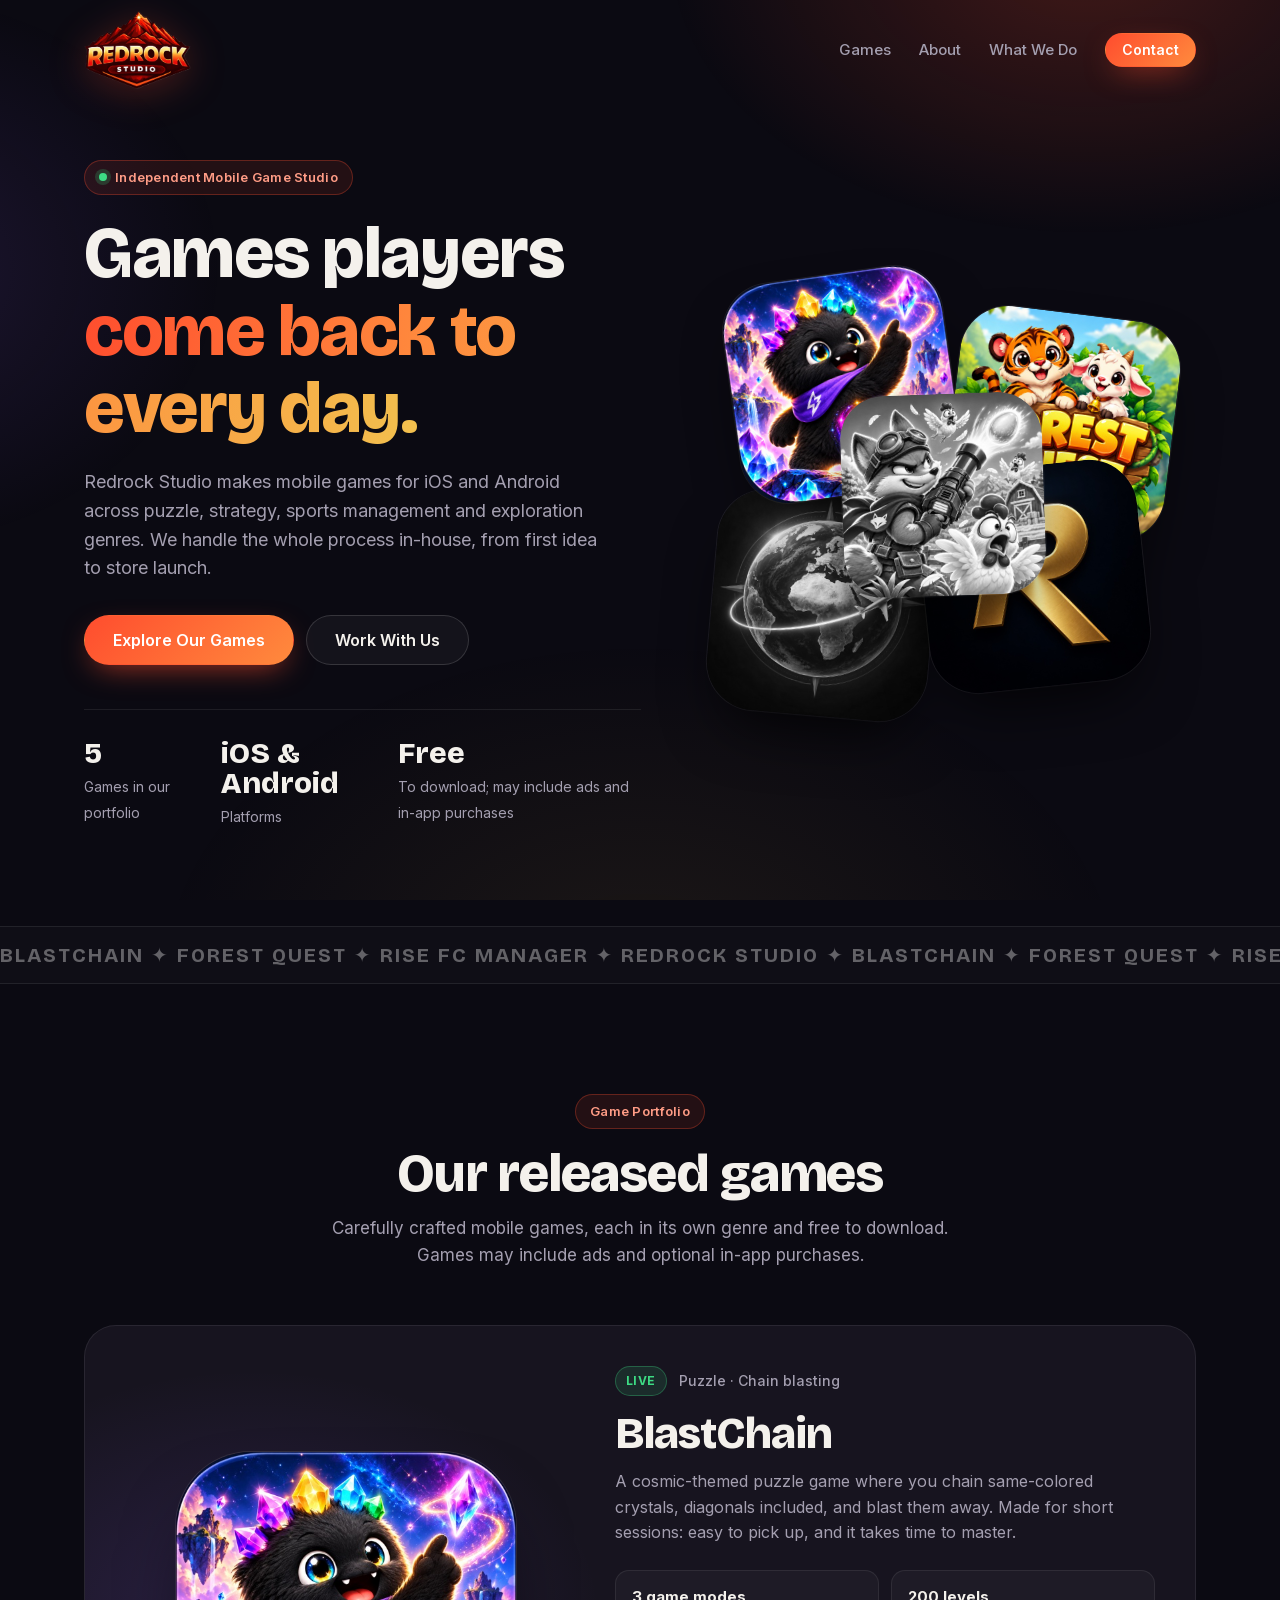
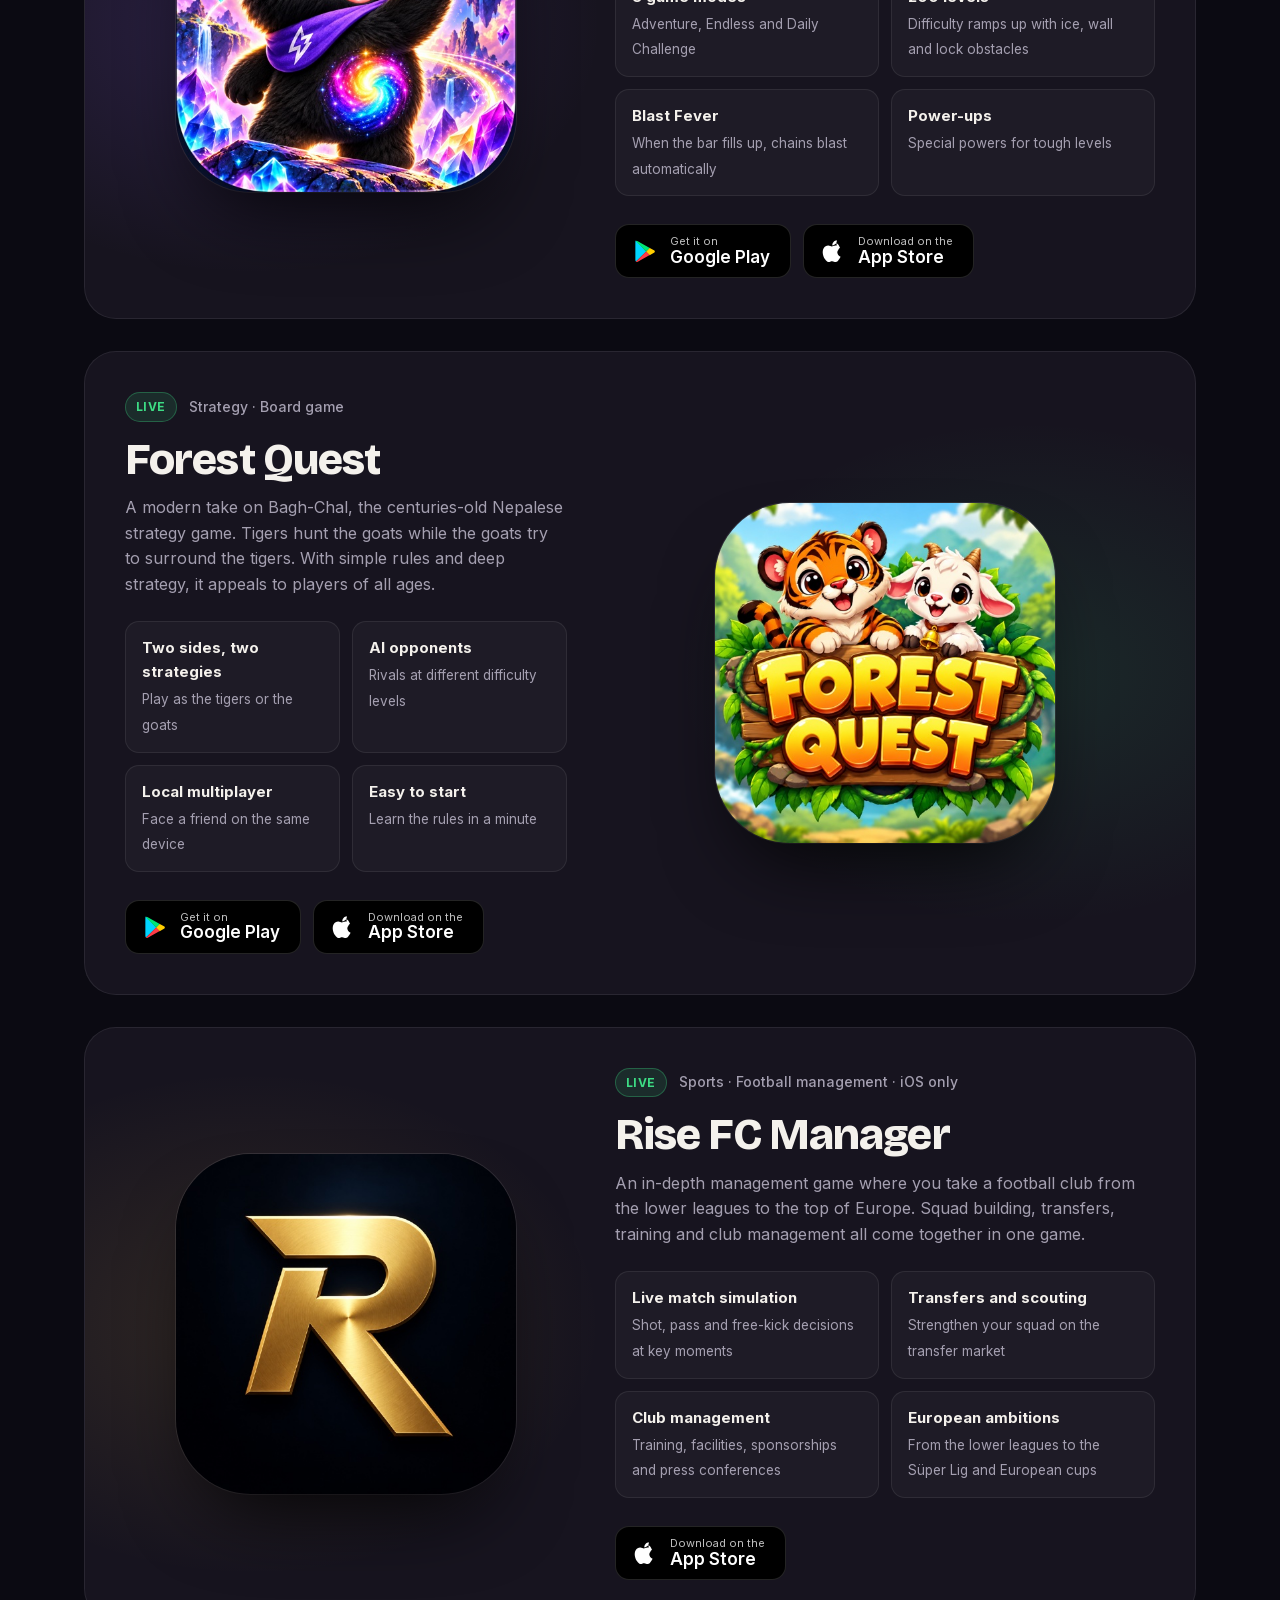
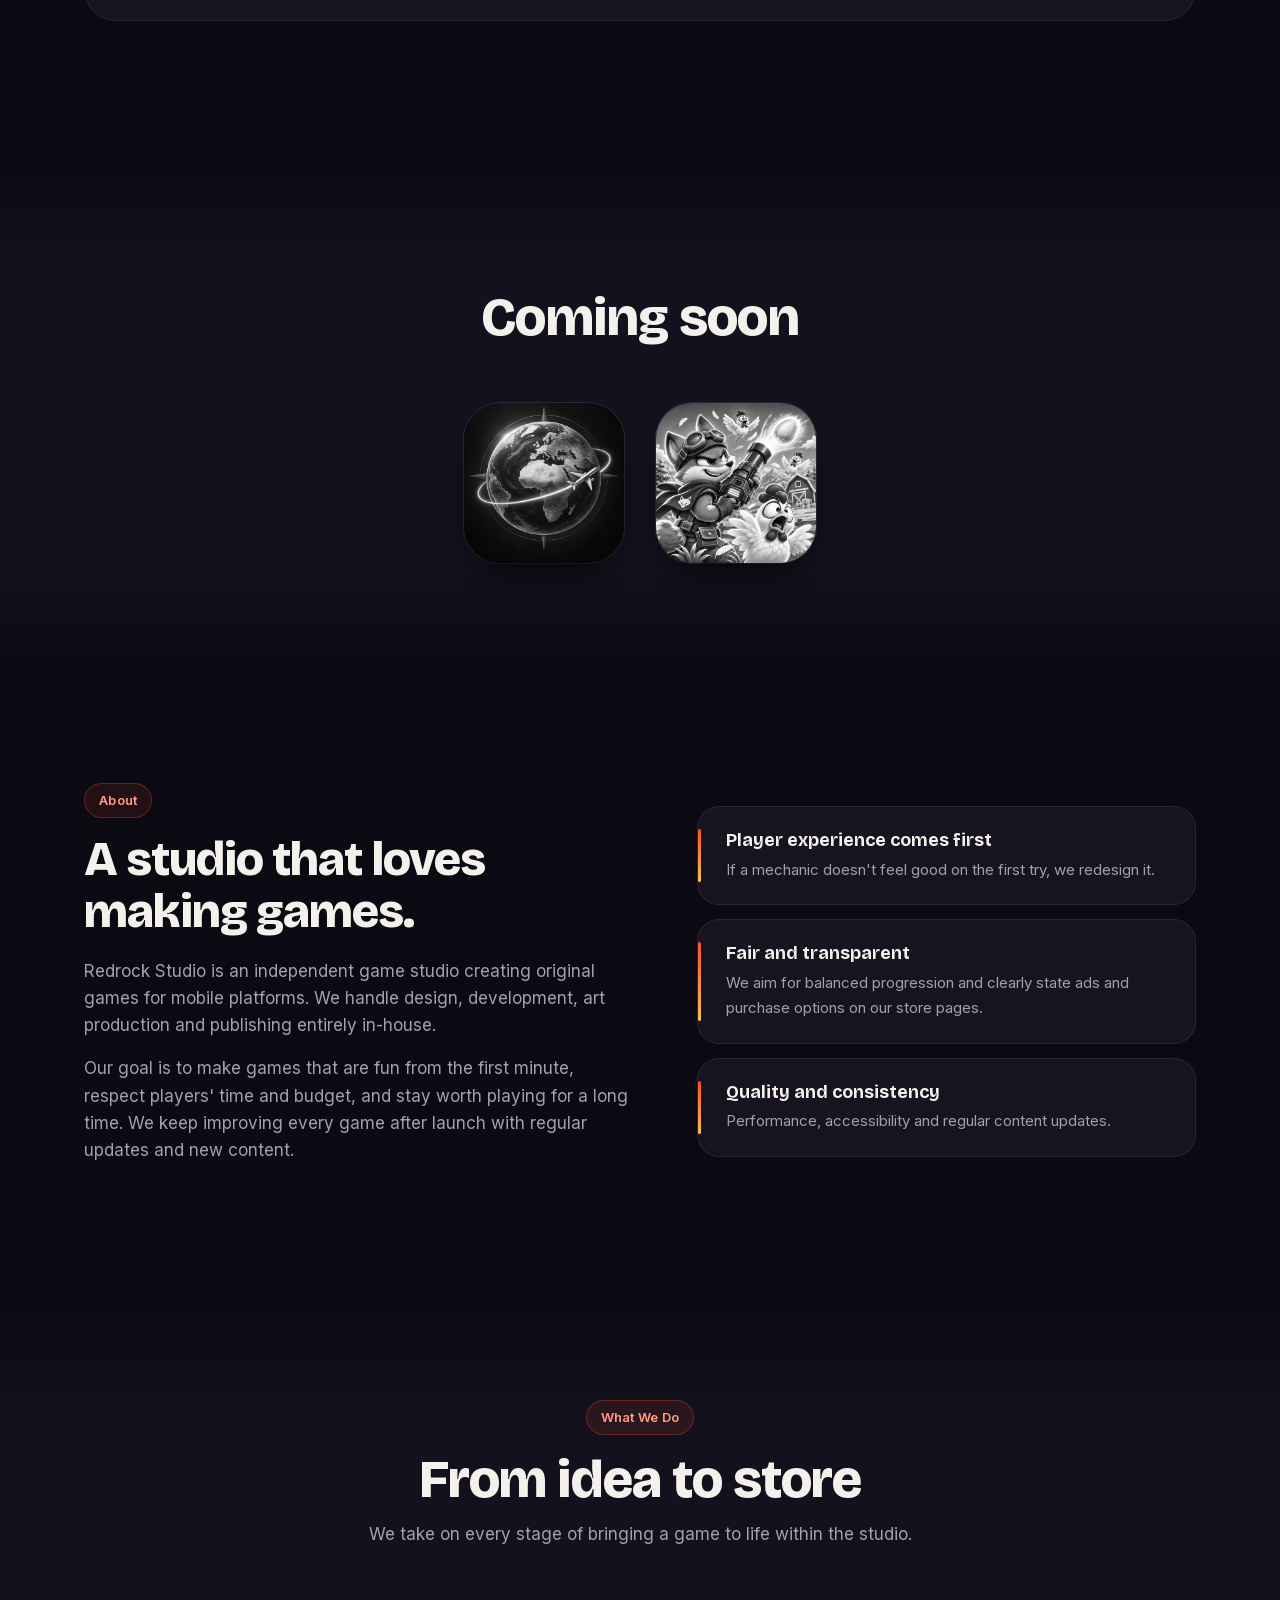
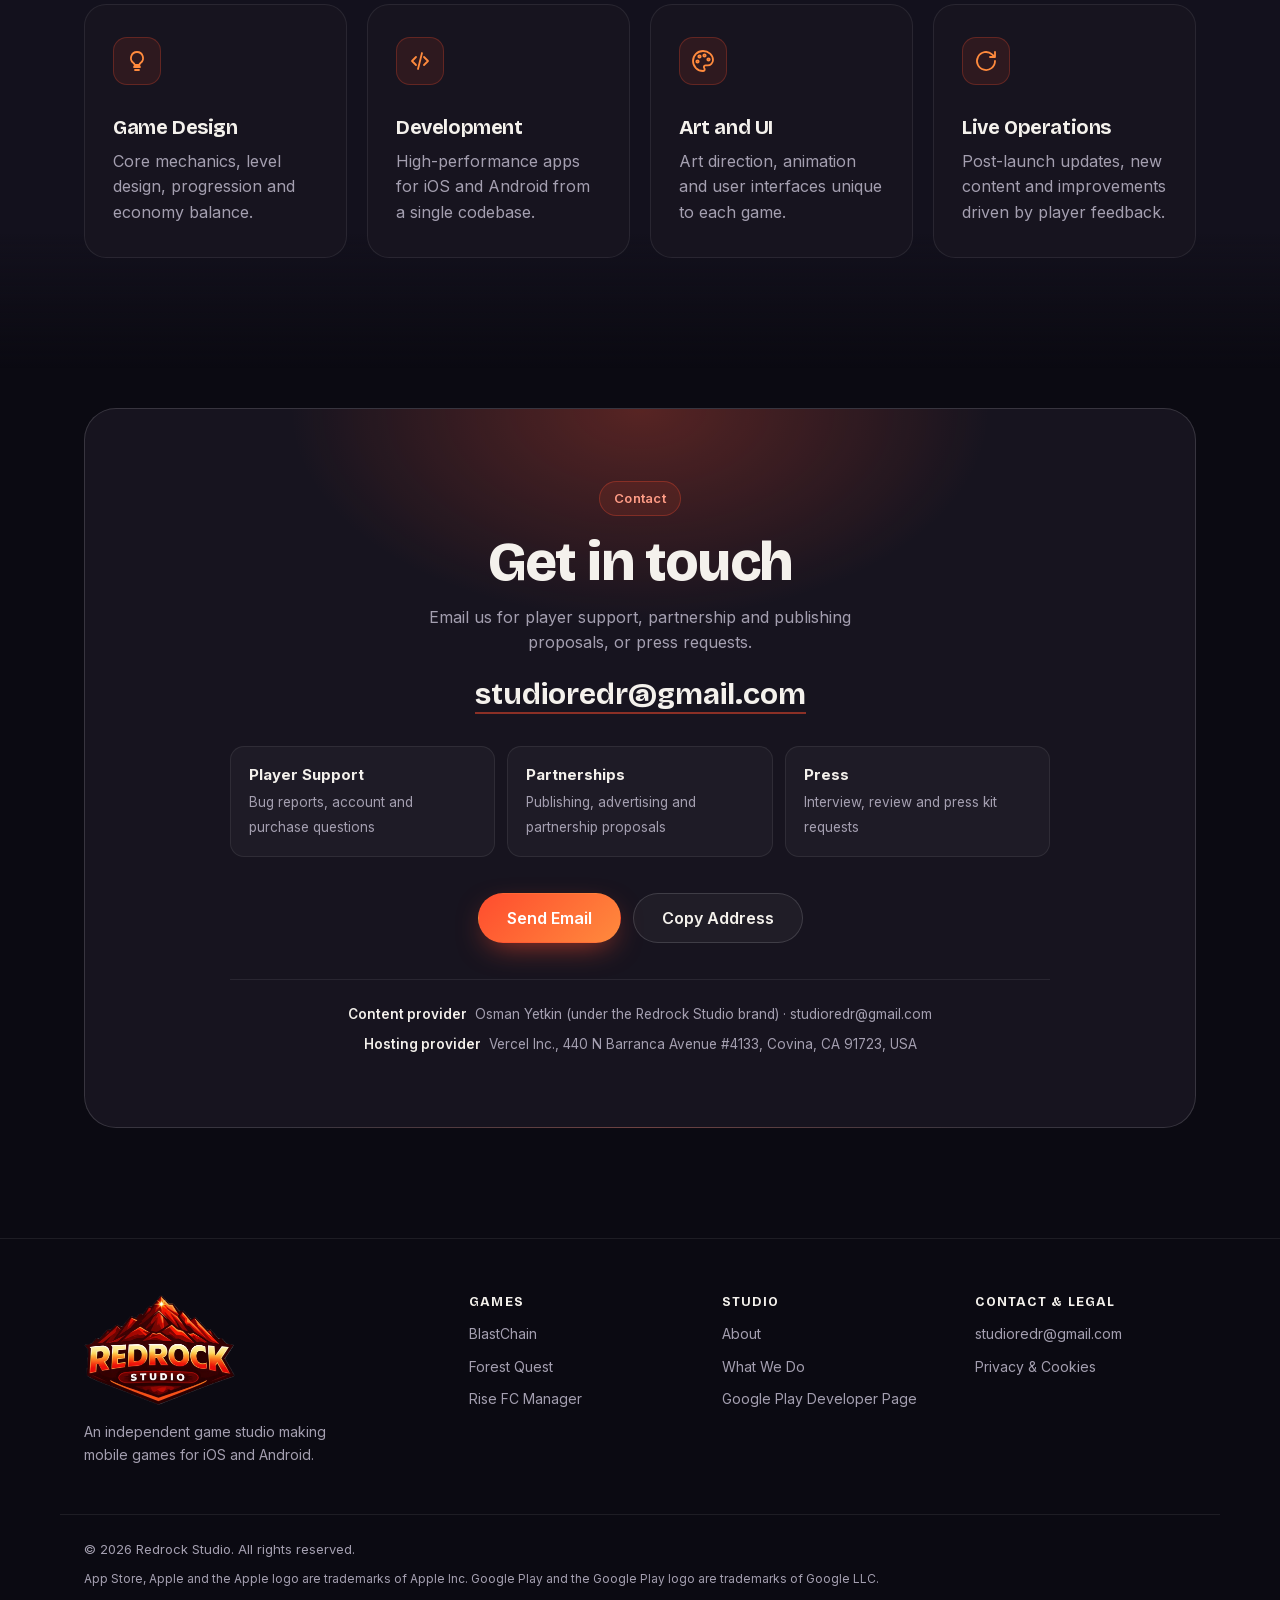
<file: index.html>
<!DOCTYPE html>
<html lang="en">
<head>
<meta charset="UTF-8" />
<meta name="viewport" content="width=device-width, initial-scale=1.0" />
<title>Redrock Studio — Mobile Game Studio</title>
<meta name="description" content="Redrock Studio is an independent game studio making free-to-download mobile games for iOS and Android across puzzle, strategy, sports management and exploration genres." />
<meta name="theme-color" content="#0B0A12" />

<!-- Open Graph -->
<meta property="og:title" content="Redrock Studio — Mobile Game Studio" />
<meta property="og:description" content="BlastChain, Forest Quest and Rise FC Manager are out now." />
<meta property="og:image" content="https://redrockstudio.vercel.app/assets/img/blastchain-poster.jpeg" />
<meta property="og:type" content="website" />

<link rel="icon" href="assets/img/favicon.png" />
<link rel="stylesheet" href="assets/css/style.css?v=3" />
</head>
<body>

<div class="glow" aria-hidden="true"></div>
<div class="scroll-progress" id="scrollProgress" aria-hidden="true"></div>

<!-- NAVBAR -->
<header class="nav" id="nav">
  <div class="container nav__inner">
    <a href="#top" class="nav__brand" aria-label="Redrock Studio home">
      <img src="assets/img/redrock-logo.png" alt="Redrock Studio" class="nav__logo" />
    </a>
    <nav class="nav__links" id="navLinks">
      <a href="#games">Games</a>
      <a href="#about">About</a>
      <a href="#services">What We Do</a>
      <a href="#contact" class="btn btn--sm btn--primary">Contact</a>
    </nav>
    <button class="nav__toggle" id="navToggle" aria-label="Toggle menu" aria-expanded="false">
      <span></span><span></span><span></span>
    </button>
  </div>
</header>

<main id="top">

  <!-- HERO -->
  <section class="hero">
    <div class="container hero__inner">
      <div class="hero__copy">
        <span class="pill reveal" data-reveal><i class="dot"></i> Independent Mobile Game Studio</span>
        <h1 class="hero__title reveal" data-reveal>
          Games players
          <span class="grad-text">come back to every day.</span>
        </h1>
        <p class="hero__lead reveal" data-reveal>
          Redrock Studio makes mobile games for iOS and Android across puzzle, strategy,
          sports management and exploration genres. We handle the whole process in-house,
          from first idea to store launch.
        </p>
        <div class="hero__cta reveal" data-reveal>
          <a href="#games" class="btn btn--primary btn--lg">Explore Our Games</a>
          <a href="#contact" class="btn btn--ghost btn--lg">Work With Us</a>
        </div>
        <div class="hero__stats reveal" data-reveal>
          <div class="stat"><b>5</b><span>Games in our portfolio</span></div>
          <div class="stat"><b>iOS &amp; Android</b><span>Platforms</span></div>
          <div class="stat"><b>Free</b><span>To download; may include ads and in-app purchases</span></div>
        </div>
      </div>

      <div class="hero__art" aria-hidden="true">
        <div class="icon-stack" data-tilt>
          <img src="assets/img/blastchain-icon.jpg" alt="" class="stack-icon stack-icon--1" />
          <img src="assets/img/forestquest-icon.jpg" alt="" class="stack-icon stack-icon--2" />
          <img src="assets/img/globuzzle-icon.jpg" alt="" class="stack-icon stack-icon--3 stack-icon--mono" />
          <img src="assets/img/risefc-icon.jpg" alt="" class="stack-icon stack-icon--4" />
          <img src="assets/img/henvasion-icon.jpg" alt="" class="stack-icon stack-icon--5 stack-icon--mono" />
        </div>
      </div>
    </div>

    <div class="marquee" aria-hidden="true">
      <div class="marquee__track">
        <span>BLASTCHAIN ✦ FOREST QUEST ✦ RISE FC MANAGER ✦ REDROCK STUDIO ✦&nbsp;</span>
        <span>BLASTCHAIN ✦ FOREST QUEST ✦ RISE FC MANAGER ✦ REDROCK STUDIO ✦&nbsp;</span>
      </div>
    </div>
  </section>

  <!-- LIVE GAMES -->
  <section class="section" id="games">
    <div class="container">
      <header class="section__head reveal" data-reveal>
        <span class="pill">Game Portfolio</span>
        <h2>Our released games</h2>
        <p>Carefully crafted mobile games, each in its own genre and free to download. Games may include ads and optional in-app purchases.</p>
      </header>

      <!-- BlastChain -->
      <article class="game game--blast reveal" data-reveal>
        <div class="game__art">
          <img src="assets/img/blastchain-icon.jpg" alt="BlastChain app icon" class="game__hero-icon" />
        </div>
        <div class="game__body">
          <div class="game__meta">
            <span class="badge badge--live">Live</span>
            <span class="game__genre">Puzzle · Chain blasting</span>
          </div>
          <h3>BlastChain</h3>
          <p class="game__desc">
            A cosmic-themed puzzle game where you chain same-colored crystals, diagonals included,
            and blast them away. Made for short sessions: easy to pick up, and it takes time to
            master.
          </p>
          <ul class="feats">
            <li><b>3 game modes</b><span>Adventure, Endless and Daily Challenge</span></li>
            <li><b>200 levels</b><span>Difficulty ramps up with ice, wall and lock obstacles</span></li>
            <li><b>Blast Fever</b><span>When the bar fills up, chains blast automatically</span></li>
            <li><b>Power-ups</b><span>Special powers for tough levels</span></li>
          </ul>
          <div class="store-row">
            <a class="store-btn" href="https://play.google.com/store/apps/details?id=com.blastchain" target="_blank" rel="noopener">
              <svg viewBox="0 0 24 24" aria-hidden="true"><path d="M3.6 2.3C3.3 2.6 3.1 3 3.1 3.6v16.8c0 .6.2 1 .5 1.3l.1.1L13 12.6v-.2L3.7 2.2z" fill="#00D4FF"/><path d="M16.3 15.9 13 12.6v-.2l3.3-3.3.1.1 3.9 2.2c1.1.6 1.1 1.7 0 2.3z" fill="#FFCE00"/><path d="M16.4 15.8 13 12.5 3.6 21.9c.4.4 1 .4 1.7 0z" fill="#FF3B47"/><path d="M16.4 9.2 5.3 3c-.7-.4-1.3-.4-1.7 0L13 12.5z" fill="#00E676"/></svg>
              <span><small>Get it on</small><strong>Google Play</strong></span>
            </a>
            <a class="store-btn" href="https://apps.apple.com/app/blastchain-match-blast/id6811445180" target="_blank" rel="noopener">
              <svg viewBox="0 0 24 24" aria-hidden="true" fill="currentColor"><path d="M16.4 12.9c0-2.6 2.1-3.8 2.2-3.9-1.2-1.8-3.1-2-3.8-2-1.6-.2-3.1.9-3.9.9-.8 0-2-.9-3.3-.9-1.7 0-3.3 1-4.2 2.5-1.8 3.1-.5 7.7 1.3 10.2.9 1.2 1.9 2.6 3.2 2.5 1.3-.1 1.8-.8 3.3-.8s2 .8 3.3.8c1.4 0 2.3-1.2 3.1-2.5.6-.9.9-1.4 1.4-2.4-3.6-1.4-4.1-6.7-.9-9-.6-1.6-1.7-2.9-3-3.6"/><path d="M14.5 5.4c.7-.9 1.2-2.1 1-3.4-1 0-2.3.7-3 1.6-.7.8-1.3 2-1.1 3.2 1.1.1 2.3-.6 3.1-1.4"/></svg>
              <span><small>Download on the</small><strong>App Store</strong></span>
            </a>
          </div>
        </div>
      </article>

      <!-- Forest Quest -->
      <article class="game game--forest game--rev reveal" data-reveal>
        <div class="game__art">
          <img src="assets/img/forestquest-icon.jpg" alt="Forest Quest app icon" class="game__hero-icon" />
        </div>
        <div class="game__body">
          <div class="game__meta">
            <span class="badge badge--live">Live</span>
            <span class="game__genre">Strategy · Board game</span>
          </div>
          <h3>Forest Quest</h3>
          <p class="game__desc">
            A modern take on Bagh-Chal, the centuries-old Nepalese strategy game. Tigers hunt the
            goats while the goats try to surround the tigers. With simple rules and deep strategy,
            it appeals to players of all ages.
          </p>
          <ul class="feats">
            <li><b>Two sides, two strategies</b><span>Play as the tigers or the goats</span></li>
            <li><b>AI opponents</b><span>Rivals at different difficulty levels</span></li>
            <li><b>Local multiplayer</b><span>Face a friend on the same device</span></li>
            <li><b>Easy to start</b><span>Learn the rules in a minute</span></li>
          </ul>
          <div class="store-row">
            <a class="store-btn" href="https://play.google.com/store/apps/details?id=com.forestquest" target="_blank" rel="noopener">
              <svg viewBox="0 0 24 24" aria-hidden="true"><path d="M3.6 2.3C3.3 2.6 3.1 3 3.1 3.6v16.8c0 .6.2 1 .5 1.3l.1.1L13 12.6v-.2L3.7 2.2z" fill="#00D4FF"/><path d="M16.3 15.9 13 12.6v-.2l3.3-3.3.1.1 3.9 2.2c1.1.6 1.1 1.7 0 2.3z" fill="#FFCE00"/><path d="M16.4 15.8 13 12.5 3.6 21.9c.4.4 1 .4 1.7 0z" fill="#FF3B47"/><path d="M16.4 9.2 5.3 3c-.7-.4-1.3-.4-1.7 0L13 12.5z" fill="#00E676"/></svg>
              <span><small>Get it on</small><strong>Google Play</strong></span>
            </a>
            <a class="store-btn" href="https://apps.apple.com/app/forest-quest-bagh-chal/id6818884950" target="_blank" rel="noopener">
              <svg viewBox="0 0 24 24" aria-hidden="true" fill="currentColor"><path d="M16.4 12.9c0-2.6 2.1-3.8 2.2-3.9-1.2-1.8-3.1-2-3.8-2-1.6-.2-3.1.9-3.9.9-.8 0-2-.9-3.3-.9-1.7 0-3.3 1-4.2 2.5-1.8 3.1-.5 7.7 1.3 10.2.9 1.2 1.9 2.6 3.2 2.5 1.3-.1 1.8-.8 3.3-.8s2 .8 3.3.8c1.4 0 2.3-1.2 3.1-2.5.6-.9.9-1.4 1.4-2.4-3.6-1.4-4.1-6.7-.9-9-.6-1.6-1.7-2.9-3-3.6"/><path d="M14.5 5.4c.7-.9 1.2-2.1 1-3.4-1 0-2.3.7-3 1.6-.7.8-1.3 2-1.1 3.2 1.1.1 2.3-.6 3.1-1.4"/></svg>
              <span><small>Download on the</small><strong>App Store</strong></span>
            </a>
          </div>
        </div>
      </article>

      <!-- Rise FC Manager -->
      <article class="game game--rise reveal" data-reveal>
        <div class="game__art">
          <img src="assets/img/risefc-icon.jpg" alt="Rise FC Manager app icon" class="game__hero-icon" />
        </div>
        <div class="game__body">
          <div class="game__meta">
            <span class="badge badge--live">Live</span>
            <span class="game__genre">Sports · Football management · iOS only</span>
          </div>
          <h3>Rise FC Manager</h3>
          <p class="game__desc">
            An in-depth management game where you take a football club from the lower leagues to
            the top of Europe. Squad building, transfers, training and club management all come
            together in one game.
          </p>
          <ul class="feats">
            <li><b>Live match simulation</b><span>Shot, pass and free-kick decisions at key moments</span></li>
            <li><b>Transfers and scouting</b><span>Strengthen your squad on the transfer market</span></li>
            <li><b>Club management</b><span>Training, facilities, sponsorships and press conferences</span></li>
            <li><b>European ambitions</b><span>From the lower leagues to the Süper Lig and European cups</span></li>
          </ul>
          <div class="store-row">
            <a class="store-btn" href="https://apps.apple.com/app/rise-fc-manager/id6811374192" target="_blank" rel="noopener">
              <svg viewBox="0 0 24 24" aria-hidden="true" fill="currentColor"><path d="M16.4 12.9c0-2.6 2.1-3.8 2.2-3.9-1.2-1.8-3.1-2-3.8-2-1.6-.2-3.1.9-3.9.9-.8 0-2-.9-3.3-.9-1.7 0-3.3 1-4.2 2.5-1.8 3.1-.5 7.7 1.3 10.2.9 1.2 1.9 2.6 3.2 2.5 1.3-.1 1.8-.8 3.3-.8s2 .8 3.3.8c1.4 0 2.3-1.2 3.1-2.5.6-.9.9-1.4 1.4-2.4-3.6-1.4-4.1-6.7-.9-9-.6-1.6-1.7-2.9-3-3.6"/><path d="M14.5 5.4c.7-.9 1.2-2.1 1-3.4-1 0-2.3.7-3 1.6-.7.8-1.3 2-1.1 3.2 1.1.1 2.3-.6 3.1-1.4"/></svg>
              <span><small>Download on the</small><strong>App Store</strong></span>
            </a>
          </div>
        </div>
      </article>
    </div>
  </section>

  <!-- COMING SOON -->
  <section class="section section--tint" id="soon">
    <div class="container">
      <header class="section__head reveal" data-reveal>
        <h2>Coming soon</h2>
      </header>

      <div class="soon-grid reveal" data-reveal>
        <img src="assets/img/globuzzle-icon.jpg" alt="" class="soon__icon" />
        <img src="assets/img/henvasion-icon.jpg" alt="" class="soon__icon" />
      </div>
    </div>
  </section>

  <!-- ABOUT -->
  <section class="section" id="about">
    <div class="container about">
      <div class="about__copy reveal" data-reveal>
        <span class="pill">About</span>
        <h2>A studio that loves making games.</h2>
        <p>
          Redrock Studio is an independent game studio creating original games for mobile
          platforms. We handle design, development, art production and publishing entirely
          in-house.
        </p>
        <p>
          Our goal is to make games that are fun from the first minute, respect players' time and
          budget, and stay worth playing for a long time. We keep improving every game after
          launch with regular updates and new content.
        </p>
      </div>
      <ul class="values reveal" data-reveal>
        <li>
          <b>Player experience comes first</b>
          <span>If a mechanic doesn't feel good on the first try, we redesign it.</span>
        </li>
        <li>
          <b>Fair and transparent</b>
          <span>We aim for balanced progression and clearly state ads and purchase options on our store pages.</span>
        </li>
        <li>
          <b>Quality and consistency</b>
          <span>Performance, accessibility and regular content updates.</span>
        </li>
      </ul>
    </div>
  </section>

  <!-- SERVICES -->
  <section class="section section--tint" id="services">
    <div class="container">
      <header class="section__head reveal" data-reveal>
        <span class="pill">What We Do</span>
        <h2>From idea to store</h2>
        <p>We take on every stage of bringing a game to life within the studio.</p>
      </header>
      <div class="cards">
        <div class="card reveal" data-reveal>
          <svg class="card__ico" viewBox="0 0 24 24" fill="none" stroke="currentColor" stroke-width="1.8" stroke-linecap="round" stroke-linejoin="round" aria-hidden="true"><path d="M9 18h6M10 21h4M12 3a6 6 0 0 0-3.5 10.9c.6.4 1 1.1 1 1.8V16h5v-.3c0-.7.4-1.4 1-1.8A6 6 0 0 0 12 3z"/></svg>
          <h3>Game Design</h3>
          <p>Core mechanics, level design, progression and economy balance.</p>
        </div>
        <div class="card reveal" data-reveal>
          <svg class="card__ico" viewBox="0 0 24 24" fill="none" stroke="currentColor" stroke-width="1.8" stroke-linecap="round" stroke-linejoin="round" aria-hidden="true"><path d="m8 8-4 4 4 4M16 8l4 4-4 4M14 4l-4 16"/></svg>
          <h3>Development</h3>
          <p>High-performance apps for iOS and Android from a single codebase.</p>
        </div>
        <div class="card reveal" data-reveal>
          <svg class="card__ico" viewBox="0 0 24 24" fill="none" stroke="currentColor" stroke-width="1.8" stroke-linecap="round" stroke-linejoin="round" aria-hidden="true"><circle cx="13.5" cy="6.5" r="1.2"/><circle cx="17.5" cy="10.5" r="1.2"/><circle cx="8.5" cy="7.5" r="1.2"/><circle cx="6.5" cy="12.5" r="1.2"/><path d="M12 2a10 10 0 0 0 0 20c1 0 1.7-.8 1.7-1.7 0-.4-.2-.8-.4-1.1-.3-.3-.4-.7-.4-1.1 0-.9.8-1.7 1.7-1.7h2a5.4 5.4 0 0 0 5.4-5.4C22 6 17.5 2 12 2z"/></svg>
          <h3>Art and UI</h3>
          <p>Art direction, animation and user interfaces unique to each game.</p>
        </div>
        <div class="card reveal" data-reveal>
          <svg class="card__ico" viewBox="0 0 24 24" fill="none" stroke="currentColor" stroke-width="1.8" stroke-linecap="round" stroke-linejoin="round" aria-hidden="true"><path d="M21 12a9 9 0 1 1-3-6.7L21 8M21 3v5h-5"/></svg>
          <h3>Live Operations</h3>
          <p>Post-launch updates, new content and improvements driven by player feedback.</p>
        </div>
      </div>
    </div>
  </section>

  <!-- CONTACT -->
  <section class="cta" id="contact">
    <div class="container">
      <div class="cta__inner reveal" data-reveal>
        <span class="pill">Contact</span>
        <h2>Get in touch</h2>
        <p>Email us for player support, partnership and publishing proposals, or press requests.</p>
        <a href="mailto:studioredr@gmail.com" class="mail-link">studioredr@gmail.com</a>
        <ul class="contact-topics">
          <li><b>Player Support</b><span>Bug reports, account and purchase questions</span></li>
          <li><b>Partnerships</b><span>Publishing, advertising and partnership proposals</span></li>
          <li><b>Press</b><span>Interview, review and press kit requests</span></li>
        </ul>
        <div class="hero__cta">
          <a href="mailto:studioredr@gmail.com" class="btn btn--primary btn--lg">Send Email</a>
          <button type="button" class="btn btn--ghost btn--lg" id="copyMail" data-mail="studioredr@gmail.com">Copy Address</button>
        </div>
        <dl class="imprint">
          <div><dt>Content provider</dt><dd>Osman Yetkin (under the Redrock Studio brand) · studioredr@gmail.com</dd></div>
          <div><dt>Hosting provider</dt><dd>Vercel Inc., 440 N Barranca Avenue #4133, Covina, CA 91723, USA</dd></div>
        </dl>
      </div>
    </div>
  </section>

</main>

<!-- FOOTER -->
<footer class="footer">
  <div class="container footer__inner">
    <div class="footer__brand">
      <img src="assets/img/redrock-logo.png" alt="Redrock Studio" class="footer__logo" />
      <p>An independent game studio making mobile games for iOS and Android.</p>
    </div>
    <div class="footer__col">
      <h4>Games</h4>
      <a href="https://play.google.com/store/apps/details?id=com.blastchain" target="_blank" rel="noopener">BlastChain</a>
      <a href="https://play.google.com/store/apps/details?id=com.forestquest" target="_blank" rel="noopener">Forest Quest</a>
      <a href="https://apps.apple.com/app/rise-fc-manager/id6811374192" target="_blank" rel="noopener">Rise FC Manager</a>
    </div>
    <div class="footer__col">
      <h4>Studio</h4>
      <a href="#about">About</a>
      <a href="#services">What We Do</a>
      <a href="https://play.google.com/store/apps/developer?id=RedRock+Studios" target="_blank" rel="noopener">Google Play Developer Page</a>
    </div>
    <div class="footer__col">
      <h4>Contact &amp; Legal</h4>
      <a href="mailto:studioredr@gmail.com">studioredr@gmail.com</a>
      <a href="privacy.html">Privacy &amp; Cookies</a>
    </div>
  </div>
  <div class="container footer__bottom">
    <span>© <span id="year">2026</span> Redrock Studio. All rights reserved.</span>
    <p class="footer__legal">App Store, Apple and the Apple logo are trademarks of Apple Inc. Google Play and the Google Play logo are trademarks of Google LLC.</p>
  </div>
</footer>

<script src="assets/js/main.js?v=3"></script>
</body>
</html>
</file>
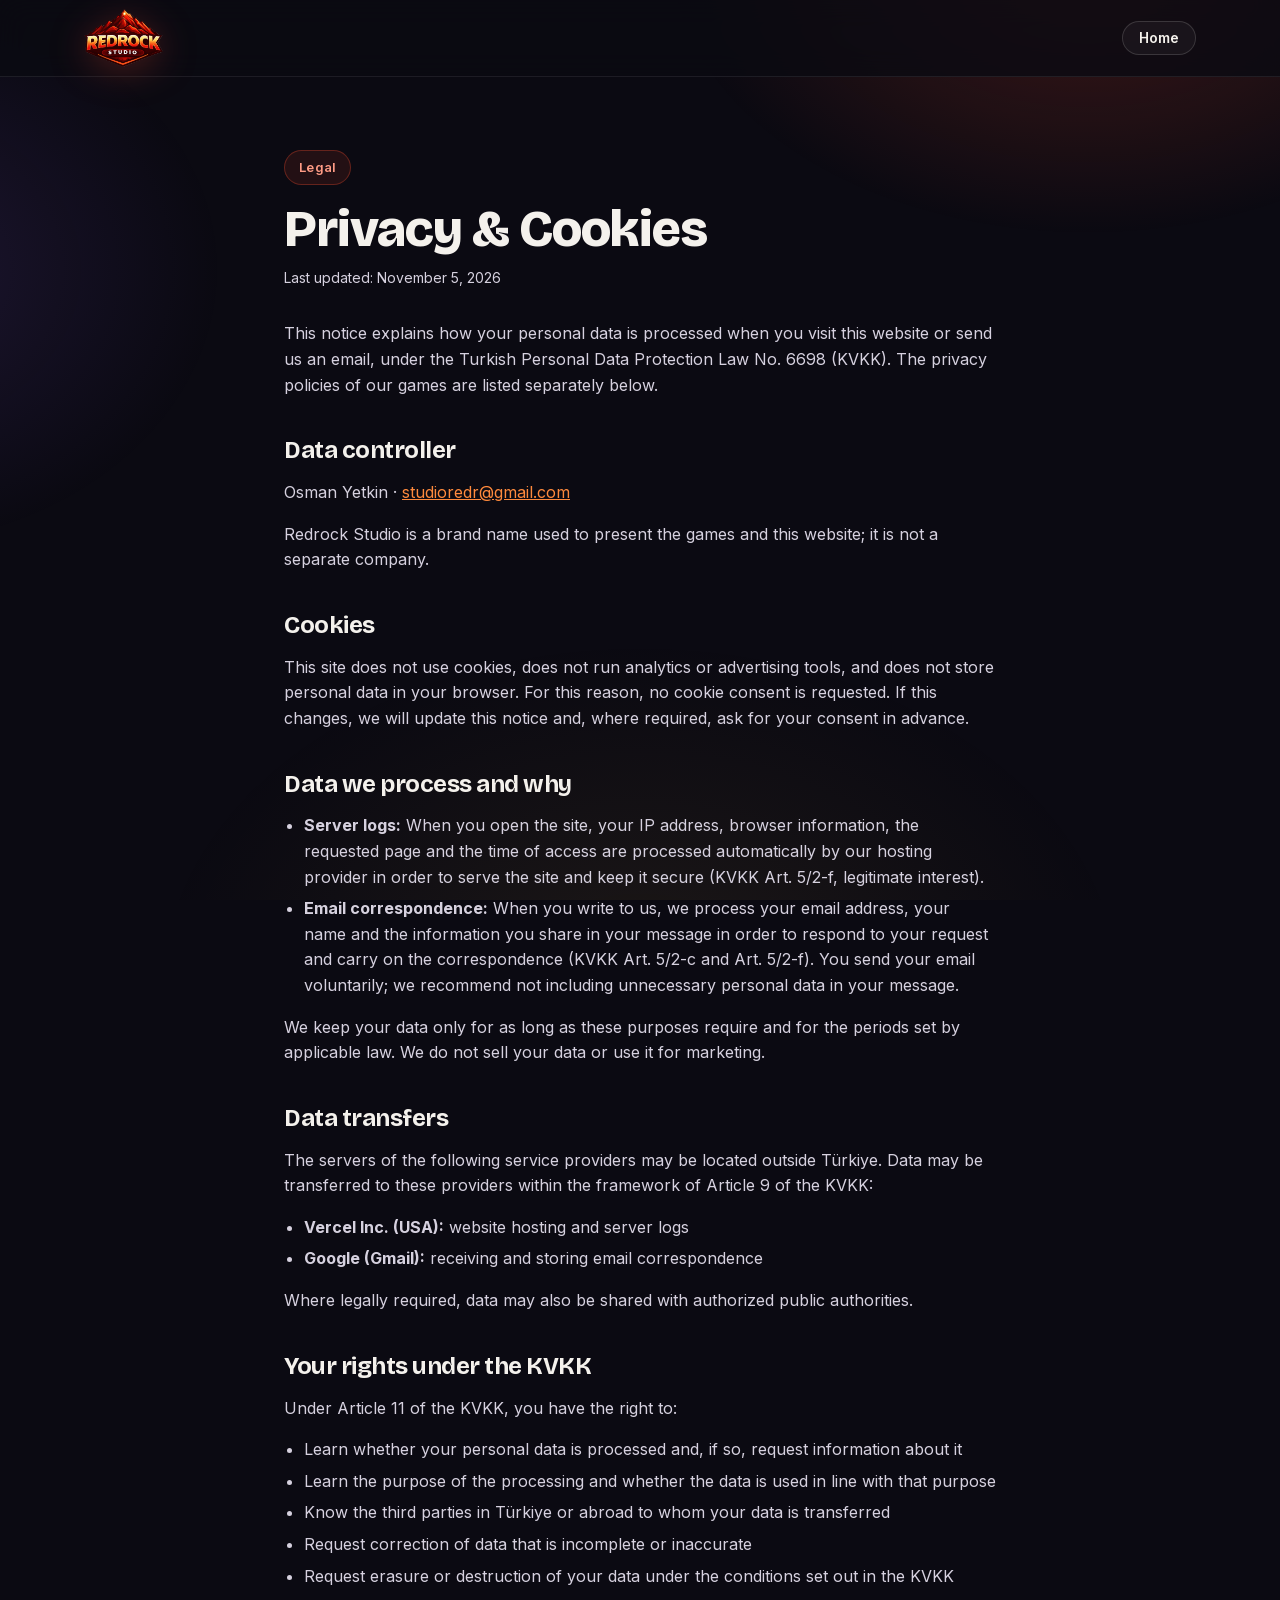
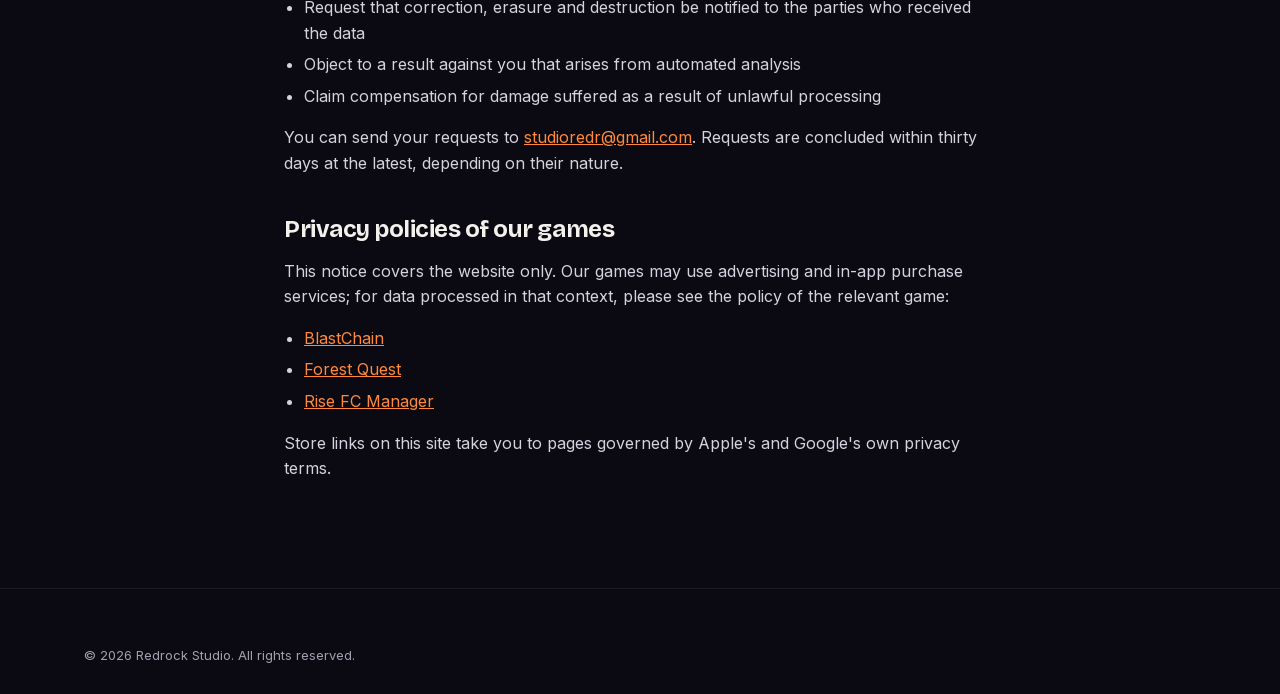
<file: privacy.html>
<!DOCTYPE html>
<html lang="en">
<head>
<meta charset="UTF-8" />
<meta name="viewport" content="width=device-width, initial-scale=1.0" />
<title>Privacy &amp; Cookies — Redrock Studio</title>
<meta name="description" content="Privacy notice and cookie information for the Redrock Studio website." />
<meta name="theme-color" content="#0B0A12" />
<link rel="icon" href="assets/img/favicon.png" />
<link rel="stylesheet" href="assets/css/style.css?v=3" />
</head>
<body>

<div class="glow" aria-hidden="true"></div>

<header class="nav is-scrolled" id="nav">
  <div class="container nav__inner">
    <a href="index.html" class="nav__brand" aria-label="Redrock Studio home">
      <img src="assets/img/redrock-logo.png" alt="Redrock Studio" class="nav__logo" />
    </a>
    <a href="index.html" class="btn btn--sm btn--ghost">Home</a>
  </div>
</header>

<main class="legal">
  <div class="container legal__inner">
    <span class="pill">Legal</span>
    <h1>Privacy &amp; Cookies</h1>
    <p class="legal__date">Last updated: November 5, 2026</p>

    <p>
      This notice explains how your personal data is processed when you visit this website or send
      us an email, under the Turkish Personal Data Protection Law No. 6698 (KVKK). The privacy
      policies of our games are listed separately below.
    </p>

    <h2>Data controller</h2>
    <p>Osman Yetkin · <a href="mailto:studioredr@gmail.com">studioredr@gmail.com</a></p>
    <p>Redrock Studio is a brand name used to present the games and this website; it is not a separate company.</p>

    <h2>Cookies</h2>
    <p>
      This site does not use cookies, does not run analytics or advertising tools, and does not store
      personal data in your browser. For this reason, no cookie consent is requested. If this changes,
      we will update this notice and, where required, ask for your consent in advance.
    </p>

    <h2>Data we process and why</h2>
    <ul>
      <li>
        <b>Server logs:</b> When you open the site, your IP address, browser information, the requested
        page and the time of access are processed automatically by our hosting provider in order to
        serve the site and keep it secure (KVKK Art. 5/2-f, legitimate interest).
      </li>
      <li>
        <b>Email correspondence:</b> When you write to us, we process your email address, your name and
        the information you share in your message in order to respond to your request and carry on the
        correspondence (KVKK Art. 5/2-c and Art. 5/2-f). You send your email voluntarily; we recommend
        not including unnecessary personal data in your message.
      </li>
    </ul>
    <p>
      We keep your data only for as long as these purposes require and for the periods set by applicable
      law. We do not sell your data or use it for marketing.
    </p>

    <h2>Data transfers</h2>
    <p>
      The servers of the following service providers may be located outside Türkiye. Data may be
      transferred to these providers within the framework of Article 9 of the KVKK:
    </p>
    <ul>
      <li><b>Vercel Inc. (USA):</b> website hosting and server logs</li>
      <li><b>Google (Gmail):</b> receiving and storing email correspondence</li>
    </ul>
    <p>Where legally required, data may also be shared with authorized public authorities.</p>

    <h2>Your rights under the KVKK</h2>
    <p>Under Article 11 of the KVKK, you have the right to:</p>
    <ul>
      <li>Learn whether your personal data is processed and, if so, request information about it</li>
      <li>Learn the purpose of the processing and whether the data is used in line with that purpose</li>
      <li>Know the third parties in Türkiye or abroad to whom your data is transferred</li>
      <li>Request correction of data that is incomplete or inaccurate</li>
      <li>Request erasure or destruction of your data under the conditions set out in the KVKK</li>
      <li>Request that correction, erasure and destruction be notified to the parties who received the data</li>
      <li>Object to a result against you that arises from automated analysis</li>
      <li>Claim compensation for damage suffered as a result of unlawful processing</li>
    </ul>
    <p>
      You can send your requests to <a href="mailto:studioredr@gmail.com">studioredr@gmail.com</a>.
      Requests are concluded within thirty days at the latest, depending on their nature.
    </p>

    <h2>Privacy policies of our games</h2>
    <p>
      This notice covers the website only. Our games may use advertising and in-app purchase services;
      for data processed in that context, please see the policy of the relevant game:
    </p>
    <ul>
      <li><a href="https://sites.google.com/view/blastchain/ana-sayfa" target="_blank" rel="noopener">BlastChain</a></li>
      <li><a href="https://sites.google.com/view/forestquestbaghchal/ana-sayfa" target="_blank" rel="noopener">Forest Quest</a></li>
      <li><a href="https://sites.google.com/view/rise-fc-manager/ana-sayfa" target="_blank" rel="noopener">Rise FC Manager</a></li>
    </ul>
    <p>
      Store links on this site take you to pages governed by Apple's and Google's own privacy terms.
    </p>
  </div>
</main>

<footer class="footer">
  <div class="container footer__bottom" style="margin-top:0;border-top:0;padding-top:0">
    <span>© 2026 Redrock Studio. All rights reserved.</span>
  </div>
</footer>

</body>
</html>
</file>
<file: assets/css/style.css>
/* ============================================================
   Redrock Studio — style.css
   ============================================================ */
@font-face { font-family: "Bricolage Grotesque"; font-style: normal; font-weight: 500 800; font-display: swap; src: url("../fonts/bricolage-latin-ext.woff2") format("woff2"); unicode-range: U+0100-02BA, U+02BD-02C5, U+02C7-02CC, U+02CE-02D7, U+02DD-02FF, U+0304, U+0308, U+0329, U+1D00-1DBF, U+1E00-1E9F, U+1EF2-1EFF, U+2020, U+20A0-20AB, U+20AD-20C4, U+2113, U+2C60-2C7F, U+A720-A7FF; }
@font-face { font-family: "Bricolage Grotesque"; font-style: normal; font-weight: 500 800; font-display: swap; src: url("../fonts/bricolage-latin.woff2") format("woff2"); unicode-range: U+0000-00FF, U+0131, U+0152-0153, U+02BB-02BC, U+02C6, U+02DA, U+02DC, U+0304, U+0308, U+0329, U+2000-206F, U+20AC, U+2122, U+2191, U+2193, U+2212, U+2215, U+FEFF, U+FFFD; }
@font-face { font-family: "Inter"; font-style: normal; font-weight: 400 700; font-display: swap; src: url("../fonts/inter-latin-ext.woff2") format("woff2"); unicode-range: U+0100-02BA, U+02BD-02C5, U+02C7-02CC, U+02CE-02D7, U+02DD-02FF, U+0304, U+0308, U+0329, U+1D00-1DBF, U+1E00-1E9F, U+1EF2-1EFF, U+2020, U+20A0-20AB, U+20AD-20C4, U+2113, U+2C60-2C7F, U+A720-A7FF; }
@font-face { font-family: "Inter"; font-style: normal; font-weight: 400 700; font-display: swap; src: url("../fonts/inter-latin.woff2") format("woff2"); unicode-range: U+0000-00FF, U+0131, U+0152-0153, U+02BB-02BC, U+02C6, U+02DA, U+02DC, U+0304, U+0308, U+0329, U+2000-206F, U+20AC, U+2122, U+2191, U+2193, U+2212, U+2215, U+FEFF, U+FFFD; }
:root {
  --bg: #0B0A12;
  --bg-2: #13111D;
  --surface: #17141F;
  --surface-2: #1E1A29;
  --line: rgba(255, 255, 255, 0.08);
  --line-2: rgba(255, 255, 255, 0.14);
  --text: #F4F1EC;
  --muted: #A49FB0;
  --red: #FF4D2E;
  --red-2: #FF8A3D;
  --gold: #F2C14E;
  --green: #3DDC84;
  --violet: #8B5CF6;
  --radius: 22px;
  --radius-sm: 14px;
  --shadow: 0 24px 60px -24px rgba(0, 0, 0, 0.7);
  --font-display: "Bricolage Grotesque", system-ui, sans-serif;
  --font-body: "Inter", system-ui, -apple-system, sans-serif;
}

*, *::before, *::after { box-sizing: border-box; }
html { scroll-behavior: smooth; }
body {
  margin: 0;
  background: var(--bg);
  color: var(--text);
  font-family: var(--font-body);
  font-size: 16px;
  line-height: 1.6;
  -webkit-font-smoothing: antialiased;
  overflow-x: hidden;
}
img { display: block; max-width: 100%; }
a { color: inherit; text-decoration: none; }
h1, h2, h3, h4 { font-family: var(--font-display); line-height: 1.08; margin: 0; letter-spacing: -0.02em; }

.container { width: 100%; max-width: 1160px; margin: 0 auto; padding: 0 24px; }
@media (max-width: 600px) { .container { padding: 0 16px; } }

/* ---------- Background glow ---------- */
.glow {
  position: fixed; inset: 0; z-index: -1; pointer-events: none;
  background:
    radial-gradient(600px 400px at 85% -5%, rgba(255, 77, 46, 0.22), transparent 70%),
    radial-gradient(500px 400px at -10% 30%, rgba(139, 92, 246, 0.14), transparent 70%),
    radial-gradient(700px 500px at 50% 110%, rgba(242, 193, 78, 0.08), transparent 70%);
}

.scroll-progress {
  position: fixed; top: 0; left: 0; height: 3px; width: 0; z-index: 100;
  background: linear-gradient(90deg, var(--red), var(--gold));
}

/* ---------- Buttons / pills ---------- */
.btn {
  display: inline-flex; align-items: center; justify-content: center; gap: 8px;
  padding: 12px 22px; border-radius: 999px; border: 1px solid transparent;
  font: 600 15px/1 var(--font-body); cursor: pointer;
  transition: transform .2s, background .2s, border-color .2s, box-shadow .2s;
}
.btn:hover { transform: translateY(-2px); }
.btn--sm { padding: 9px 16px; font-size: 14px; }
.btn--lg { padding: 16px 28px; font-size: 16px; }
.btn--primary {
  background: linear-gradient(135deg, var(--red), var(--red-2)); color: #fff;
  box-shadow: 0 10px 30px -10px rgba(255, 77, 46, 0.7);
}
.btn--ghost { background: rgba(255, 255, 255, 0.04); border-color: var(--line-2); color: var(--text); }
.btn--ghost:hover { border-color: rgba(255, 255, 255, 0.3); background: rgba(255, 255, 255, 0.08); }

.pill {
  display: inline-flex; align-items: center; gap: 8px;
  padding: 6px 14px; border-radius: 999px;
  background: rgba(255, 77, 46, 0.1); border: 1px solid rgba(255, 77, 46, 0.3);
  color: #FF9C86; font-size: 13px; font-weight: 600; letter-spacing: .02em;
}
.pill--gold { background: rgba(242, 193, 78, 0.1); border-color: rgba(242, 193, 78, 0.35); color: var(--gold); }
.dot { width: 8px; height: 8px; border-radius: 50%; background: var(--green); box-shadow: 0 0 0 4px rgba(61, 220, 132, 0.2); }

.grad-text {
  background: linear-gradient(100deg, var(--red) 0%, var(--red-2) 45%, var(--gold) 100%);
  -webkit-background-clip: text; background-clip: text; color: transparent;
}

.badge {
  display: inline-block; padding: 4px 10px; border-radius: 999px;
  font-size: 12px; font-weight: 700; letter-spacing: .04em; text-transform: uppercase;
}
.badge--live { background: rgba(61, 220, 132, 0.12); color: var(--green); border: 1px solid rgba(61, 220, 132, 0.3); }
.badge--soon { background: rgba(242, 193, 78, 0.12); color: var(--gold); border: 1px solid rgba(242, 193, 78, 0.3); }

/* ---------- Nav ---------- */
.nav {
  position: fixed; top: 0; left: 0; right: 0; z-index: 50;
  transition: background .3s, border-color .3s, backdrop-filter .3s;
  border-bottom: 1px solid transparent;
}
.nav.is-scrolled {
  background: rgba(11, 10, 18, 0.8); backdrop-filter: blur(14px); -webkit-backdrop-filter: blur(14px);
  border-bottom-color: var(--line);
}
.nav__inner { display: flex; align-items: center; justify-content: space-between; height: 100px; transition: height .3s; }
.nav__brand { display: flex; align-items: center; }
.nav__logo {
  height: 78px; width: auto; transition: height .3s;
  filter: drop-shadow(0 6px 18px rgba(255, 77, 46, 0.25));
}
.nav.is-scrolled .nav__inner { height: 76px; }
.nav.is-scrolled .nav__logo { height: 58px; }
.nav__links { display: flex; align-items: center; gap: 28px; font-size: 15px; font-weight: 500; }
.nav__links a:not(.btn) { color: var(--muted); transition: color .2s; }
.nav__links a:not(.btn):hover { color: var(--text); }
.nav__toggle { display: none; background: none; border: 0; padding: 8px; cursor: pointer; }
.nav__toggle span { display: block; width: 22px; height: 2px; background: var(--text); margin: 5px 0; border-radius: 2px; }

@media (max-width: 600px) {
  .nav__inner { height: 84px; }
  .nav__logo { height: 64px; }
  .nav.is-scrolled .nav__inner { height: 68px; }
  .nav.is-scrolled .nav__logo { height: 50px; }
}

@media (max-width: 760px) {
  .nav__toggle { display: block; }
  .nav__links {
    position: absolute; top: calc(100% + 4px); left: 16px; right: 16px;
    flex-direction: column; align-items: stretch; gap: 4px; padding: 12px;
    background: var(--surface); border: 1px solid var(--line-2); border-radius: var(--radius-sm);
    box-shadow: var(--shadow);
    opacity: 0; transform: translateY(-8px); pointer-events: none; transition: opacity .2s, transform .2s;
  }
  .nav__links.is-open { opacity: 1; transform: none; pointer-events: auto; }
  .nav__links a:not(.btn) { padding: 12px; }
  .nav__links .btn { margin-top: 6px; }
}

/* ---------- Hero ---------- */
.hero { padding: 160px 0 0; }
.hero__inner { display: grid; grid-template-columns: 1.1fr 1fr; gap: 48px; align-items: center; }
.hero__title { font-size: clamp(40px, 6vw, 72px); font-weight: 800; margin: 20px 0; }
.hero__lead { color: var(--muted); font-size: 18px; max-width: 520px; margin: 0 0 32px; }
.hero__cta { display: flex; flex-wrap: wrap; gap: 12px; }
.hero__stats { display: flex; gap: 36px; margin-top: 44px; padding-top: 28px; border-top: 1px solid var(--line); }
.stat b { display: block; font: 800 30px/1 var(--font-display); margin-bottom: 6px; }
.stat span { color: var(--muted); font-size: 14px; }

.hero__art { position: relative; aspect-ratio: 1; max-width: 480px; justify-self: center; width: 100%; }
.icon-stack { position: absolute; inset: 0; transition: transform .2s ease-out; }
.stack-icon {
  position: absolute; width: 46%; border-radius: 22%;
  box-shadow: 0 30px 60px -20px rgba(0, 0, 0, 0.8), 0 0 0 1px rgba(255, 255, 255, 0.08);
  animation: bob 6s ease-in-out infinite;
}
.stack-icon--1 { top: 4%; left: 6%; transform: rotate(-8deg); z-index: 2; }
.stack-icon--2 { top: 12%; right: 2%; transform: rotate(7deg); animation-delay: -1.5s; z-index: 1; }
.stack-icon--3 { bottom: 4%; left: 2%; transform: rotate(5deg); animation-delay: -3s; z-index: 1; }
.stack-icon--4 { bottom: 10%; right: 8%; transform: rotate(-6deg); animation-delay: -4.5s; z-index: 2; }
.stack-icon--5 { top: 29%; left: 29%; width: 42%; transform: rotate(-2deg); animation-delay: -2.2s; z-index: 3; }
.stack-icon--mono { filter: grayscale(1); }
@keyframes bob { 50% { translate: 0 -12px; } }

.marquee { margin-top: 96px; border-block: 1px solid var(--line); overflow: hidden; background: rgba(255, 255, 255, 0.02); }
.marquee__track { display: flex; width: max-content; animation: scroll 32s linear infinite; }
.marquee__track span {
  padding: 18px 0; white-space: pre;
  font: 700 20px/1 var(--font-display); letter-spacing: .1em; color: rgba(255, 255, 255, 0.35);
}
@keyframes scroll { to { transform: translateX(-50%); } }

@media (max-width: 900px) {
  .hero { padding-top: 120px; }
  .hero__inner { grid-template-columns: 1fr; }
  .hero__art { max-width: 360px; }
  .hero__stats { gap: 24px; }
  .stat b { font-size: 22px; }
}

/* ---------- Sections ---------- */
.section { padding: 110px 0; }
.section--tint { background: linear-gradient(180deg, transparent, var(--bg-2) 20%, var(--bg-2) 80%, transparent); }
.section__head { text-align: center; max-width: 620px; margin: 0 auto 56px; }
.section__head h2 { font-size: clamp(34px, 5vw, 54px); font-weight: 800; margin: 16px 0 12px; }
.section__head p { color: var(--muted); font-size: 17px; margin: 0; }
@media (max-width: 600px) { .section { padding: 80px 0; } }

/* ---------- Live games ---------- */
.game {
  position: relative; display: grid; grid-template-columns: 0.9fr 1.1fr; gap: 48px; align-items: center;
  padding: 40px; margin-bottom: 32px; border-radius: 32px;
  background: var(--surface); border: 1px solid var(--line); overflow: hidden;
}
.game::before {
  content: ""; position: absolute; inset: 0; pointer-events: none; opacity: .5;
}
.game--blast::before { background: radial-gradient(500px 360px at 15% 50%, rgba(139, 92, 246, 0.35), transparent 70%); }
.game--forest::before { background: radial-gradient(500px 360px at 85% 50%, rgba(61, 220, 132, 0.22), transparent 70%); }
.game--rise::before { background: radial-gradient(500px 360px at 15% 50%, rgba(242, 193, 78, 0.24), transparent 70%); }
.game--rev .game__art { order: 2; }
.game__art { position: relative; display: flex; justify-content: center; }
.game__hero-icon {
  width: min(100%, 340px); border-radius: 22%;
  box-shadow: 0 40px 80px -30px rgba(0, 0, 0, 0.9), 0 0 0 1px rgba(255, 255, 255, 0.1);
  transition: transform .4s;
}
.game:hover .game__hero-icon { transform: scale(1.03) rotate(-2deg); }
.game__body { position: relative; }
.game__meta { display: flex; align-items: center; gap: 12px; flex-wrap: wrap; }
.game__genre { color: var(--muted); font-size: 14px; font-weight: 500; margin: 0; }
.game h3 { font-size: clamp(32px, 4vw, 44px); font-weight: 800; margin: 14px 0 12px; }
.game__desc { color: var(--muted); margin: 0 0 24px; }

.feats { list-style: none; padding: 0; margin: 0 0 28px; display: grid; grid-template-columns: 1fr 1fr; gap: 12px; }
.feats li {
  padding: 14px 16px; border-radius: var(--radius-sm);
  background: rgba(255, 255, 255, 0.03); border: 1px solid var(--line);
}
.feats b { display: block; font-size: 15px; margin-bottom: 2px; }
.feats span { color: var(--muted); font-size: 13.5px; line-height: 1.45; }

.store-row { display: flex; flex-wrap: wrap; gap: 12px; }
.store-btn {
  display: inline-flex; align-items: center; gap: 12px;
  padding: 10px 20px 10px 16px; border-radius: 14px;
  background: #000; border: 1px solid var(--line-2); color: #fff;
  transition: transform .2s, border-color .2s;
}
.store-btn:hover { transform: translateY(-2px); border-color: rgba(255, 255, 255, 0.35); }
.store-btn svg { width: 26px; height: 26px; flex: none; }
.store-btn span { display: flex; flex-direction: column; line-height: 1.15; }
.store-btn small { font-size: 11px; opacity: .75; }
.store-btn strong { font-size: 17px; font-weight: 600; }

@media (max-width: 860px) {
  .game { grid-template-columns: 1fr; gap: 28px; padding: 24px; border-radius: 24px; }
  .game--rev .game__art { order: 0; }
  .game__hero-icon { width: min(100%, 220px); }
}
@media (max-width: 480px) { .feats { grid-template-columns: 1fr; } }

/* ---------- Coming soon ---------- */
.soon-grid { display: flex; justify-content: center; flex-wrap: wrap; gap: 32px; }
.soon__icon {
  width: 160px; height: 160px; border-radius: 36px; filter: grayscale(1);
  box-shadow: 0 20px 40px -16px rgba(0, 0, 0, 0.9), 0 0 0 1px rgba(255, 255, 255, 0.1);
}
@media (max-width: 480px) {
  .soon-grid { gap: 20px; }
  .soon__icon { width: 120px; height: 120px; border-radius: 28px; }
}

/* ---------- About ---------- */
.about { display: grid; grid-template-columns: 1.1fr 1fr; gap: 64px; align-items: center; }
.about__copy h2 { font-size: clamp(32px, 4.4vw, 48px); font-weight: 800; margin: 16px 0 20px; }
.about__copy p { color: var(--muted); font-size: 17px; margin: 0 0 16px; }
.values { list-style: none; padding: 0; margin: 0; display: grid; gap: 14px; }
.values li {
  padding: 22px 24px 22px 28px; border-radius: var(--radius); position: relative;
  background: var(--surface); border: 1px solid var(--line);
}
.values li::before {
  content: ""; position: absolute; left: 0; top: 22px; bottom: 22px; width: 3px; border-radius: 3px;
  background: linear-gradient(var(--red), var(--gold));
}
.values b { display: block; font: 700 18px/1.3 var(--font-display); margin-bottom: 4px; }
.values span { color: var(--muted); font-size: 15px; }
@media (max-width: 860px) { .about { grid-template-columns: 1fr; gap: 32px; } }

/* ---------- Service cards ---------- */
.cards { display: grid; grid-template-columns: repeat(4, 1fr); gap: 20px; }
.card__ico {
  width: 48px; height: 48px; padding: 11px; margin-bottom: 24px; border-radius: 14px;
  color: var(--red-2); background: rgba(255, 77, 46, 0.1); border: 1px solid rgba(255, 77, 46, 0.25);
}
.card {
  padding: 32px 28px; border-radius: var(--radius);
  background: var(--surface); border: 1px solid var(--line);
}
.card h3 { font-size: 20px; margin-bottom: 10px; }
.card p { color: var(--muted); margin: 0; }
@media (max-width: 1000px) { .cards { grid-template-columns: 1fr 1fr; } }
@media (max-width: 560px) { .cards { grid-template-columns: 1fr; } }

/* ---------- Contact ---------- */
.cta { padding: 40px 0 110px; }
.cta__inner {
  text-align: center; padding: 72px 32px; border-radius: 32px;
  background:
    radial-gradient(500px 300px at 50% 0%, rgba(255, 77, 46, 0.28), transparent 70%),
    var(--surface);
  border: 1px solid var(--line-2);
}
.cta__inner h2 { font-size: clamp(36px, 5vw, 56px); font-weight: 800; margin: 16px 0 12px; }
.cta__inner p { color: var(--muted); margin: 0 auto 20px; max-width: 480px; }
.mail-link {
  display: inline-block; margin-bottom: 32px; overflow-wrap: anywhere;
  font: 700 clamp(20px, 3.4vw, 30px)/1.2 var(--font-display);
  border-bottom: 2px solid rgba(255, 77, 46, 0.5); transition: border-color .2s;
}
.mail-link:hover { border-color: var(--red); }
.cta__inner .hero__cta { justify-content: center; }
.contact-topics {
  list-style: none; padding: 0; margin: 0 auto 36px; max-width: 820px;
  display: grid; grid-template-columns: repeat(3, 1fr); gap: 12px; text-align: left;
}
.contact-topics li { padding: 16px 18px; border-radius: var(--radius-sm); background: rgba(255, 255, 255, 0.03); border: 1px solid var(--line); }
.contact-topics b { display: block; font-size: 15px; margin-bottom: 2px; }
.contact-topics span { color: var(--muted); font-size: 13.5px; line-height: 1.45; }
.imprint { margin: 36px auto 0; padding-top: 24px; max-width: 820px; border-top: 1px solid var(--line); display: grid; gap: 8px; font-size: 13.5px; color: var(--muted); }
.imprint div { display: flex; flex-wrap: wrap; justify-content: center; gap: 4px 8px; }
.imprint dt { color: var(--text); font-weight: 600; }
.imprint dd { margin: 0; overflow-wrap: anywhere; }
@media (max-width: 700px) { .contact-topics { grid-template-columns: 1fr; } }
@media (max-width: 600px) { .cta__inner { padding: 48px 20px; } }

/* ---------- Footer ---------- */
.footer { border-top: 1px solid var(--line); padding: 56px 0 28px; }
.footer__inner { display: grid; grid-template-columns: 1.6fr repeat(3, 1fr); gap: 32px; }
.footer__logo { height: 110px; width: auto; }
.footer__brand p { color: var(--muted); font-size: 14px; max-width: 260px; margin: 16px 0 0; }
.footer__col { display: flex; flex-direction: column; gap: 10px; font-size: 14px; }
.footer__col h4 { font-size: 13px; text-transform: uppercase; letter-spacing: .08em; color: var(--text); margin-bottom: 4px; }
.footer__col a { color: var(--muted); transition: color .2s; overflow-wrap: anywhere; }
.footer__col a:hover { color: var(--text); }
.footer__bottom { margin-top: 48px; padding-top: 24px; border-top: 1px solid var(--line); color: var(--muted); font-size: 13px; }
@media (max-width: 760px) { .footer__inner { grid-template-columns: 1fr 1fr; } .footer__brand, .footer__col:last-child { grid-column: 1 / -1; } }

.footer__legal { margin: 10px 0 0; font-size: 12px; line-height: 1.5; }

/* ---------- Legal page ---------- */
.legal { padding: 150px 0 90px; }
.legal__inner { max-width: 760px; }
.legal h1 { font-size: clamp(36px, 5vw, 52px); font-weight: 800; margin: 16px 0 10px; }
.legal__date { color: var(--muted); font-size: 14px; margin: 0 0 32px; }
.legal h2 { font-size: 24px; font-weight: 700; margin: 40px 0 12px; }
.legal p, .legal li { color: #D6D1DF; }
.legal ul { padding-left: 20px; }
.legal li { margin-bottom: 6px; }
.legal a { color: var(--red-2); text-decoration: underline; overflow-wrap: anywhere; }

/* ---------- Reveal ---------- */
.reveal { opacity: 0; transform: translateY(24px); transition: opacity .7s ease, transform .7s ease; }
.reveal.is-visible { opacity: 1; transform: none; }

@media (prefers-reduced-motion: reduce) {
  html { scroll-behavior: auto; }
  .reveal { opacity: 1; transform: none; transition: none; }
  .stack-icon, .marquee__track { animation: none; }
}
</file>
